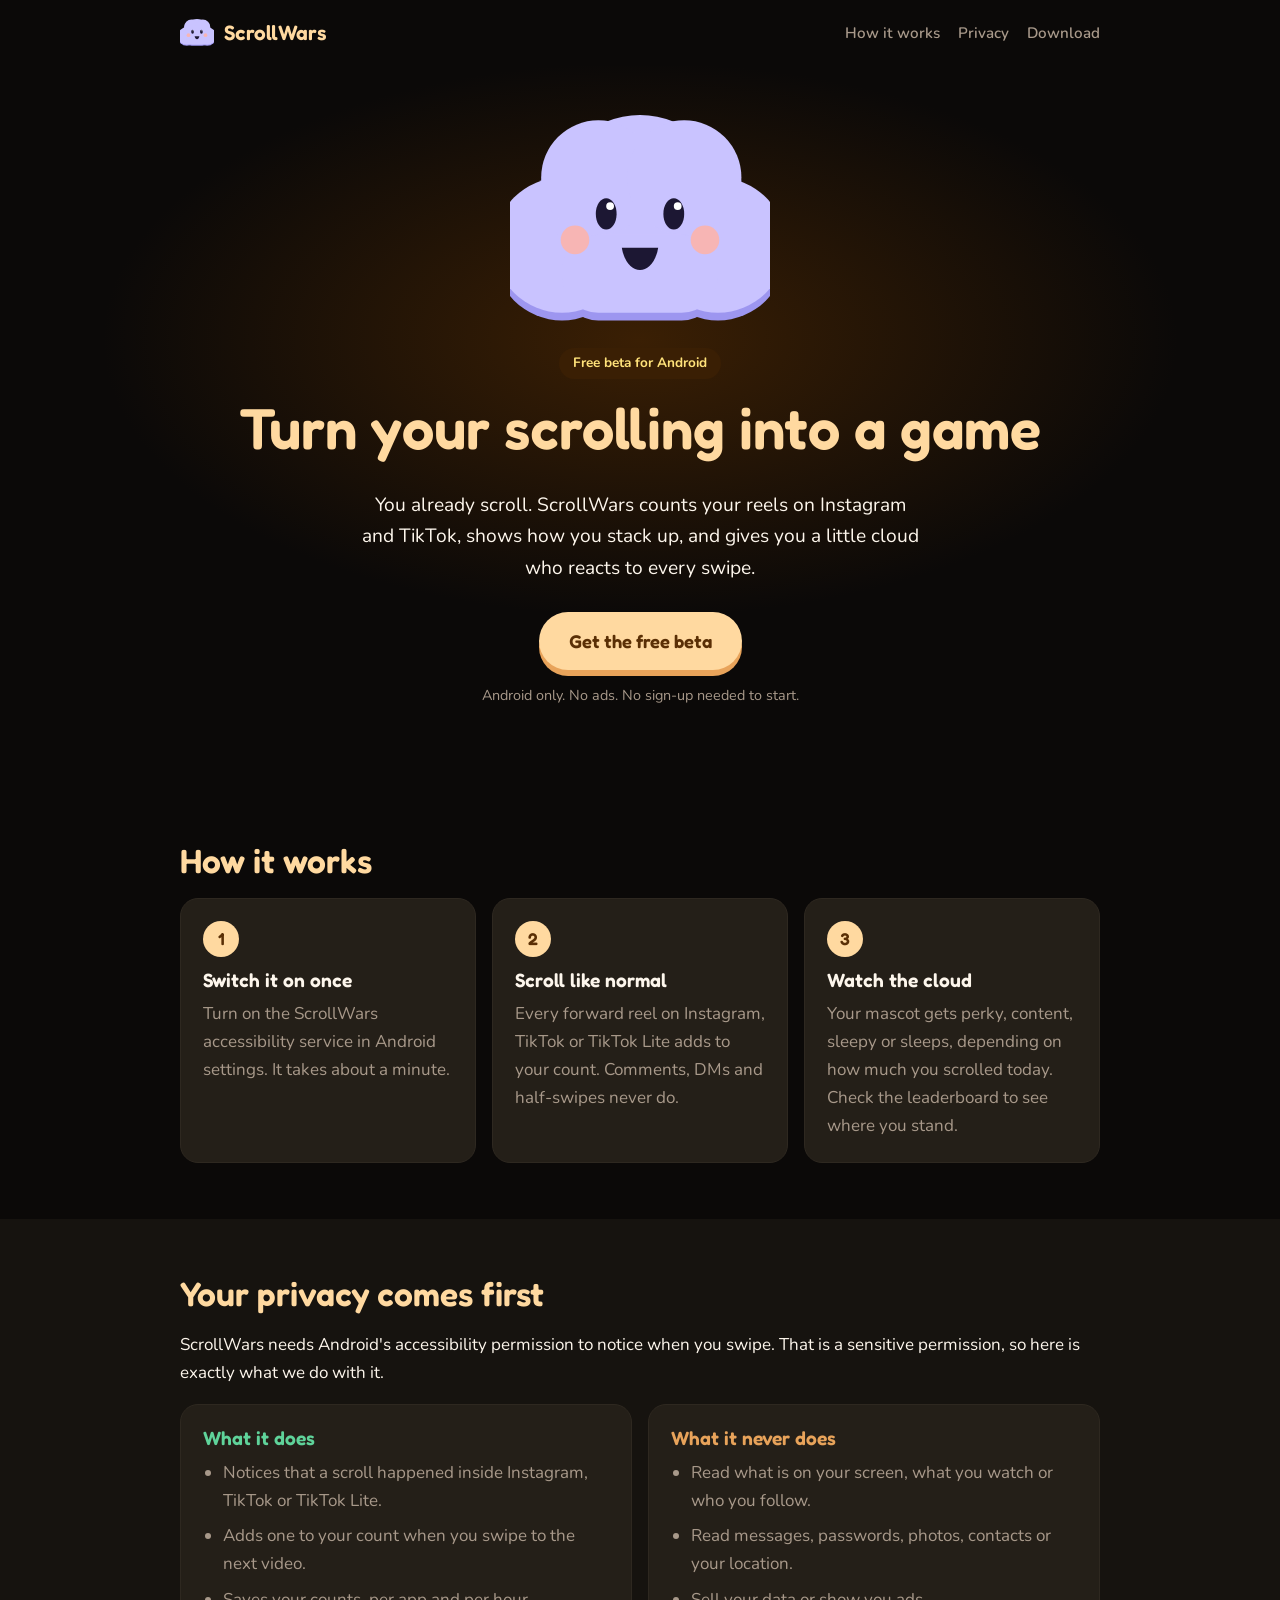
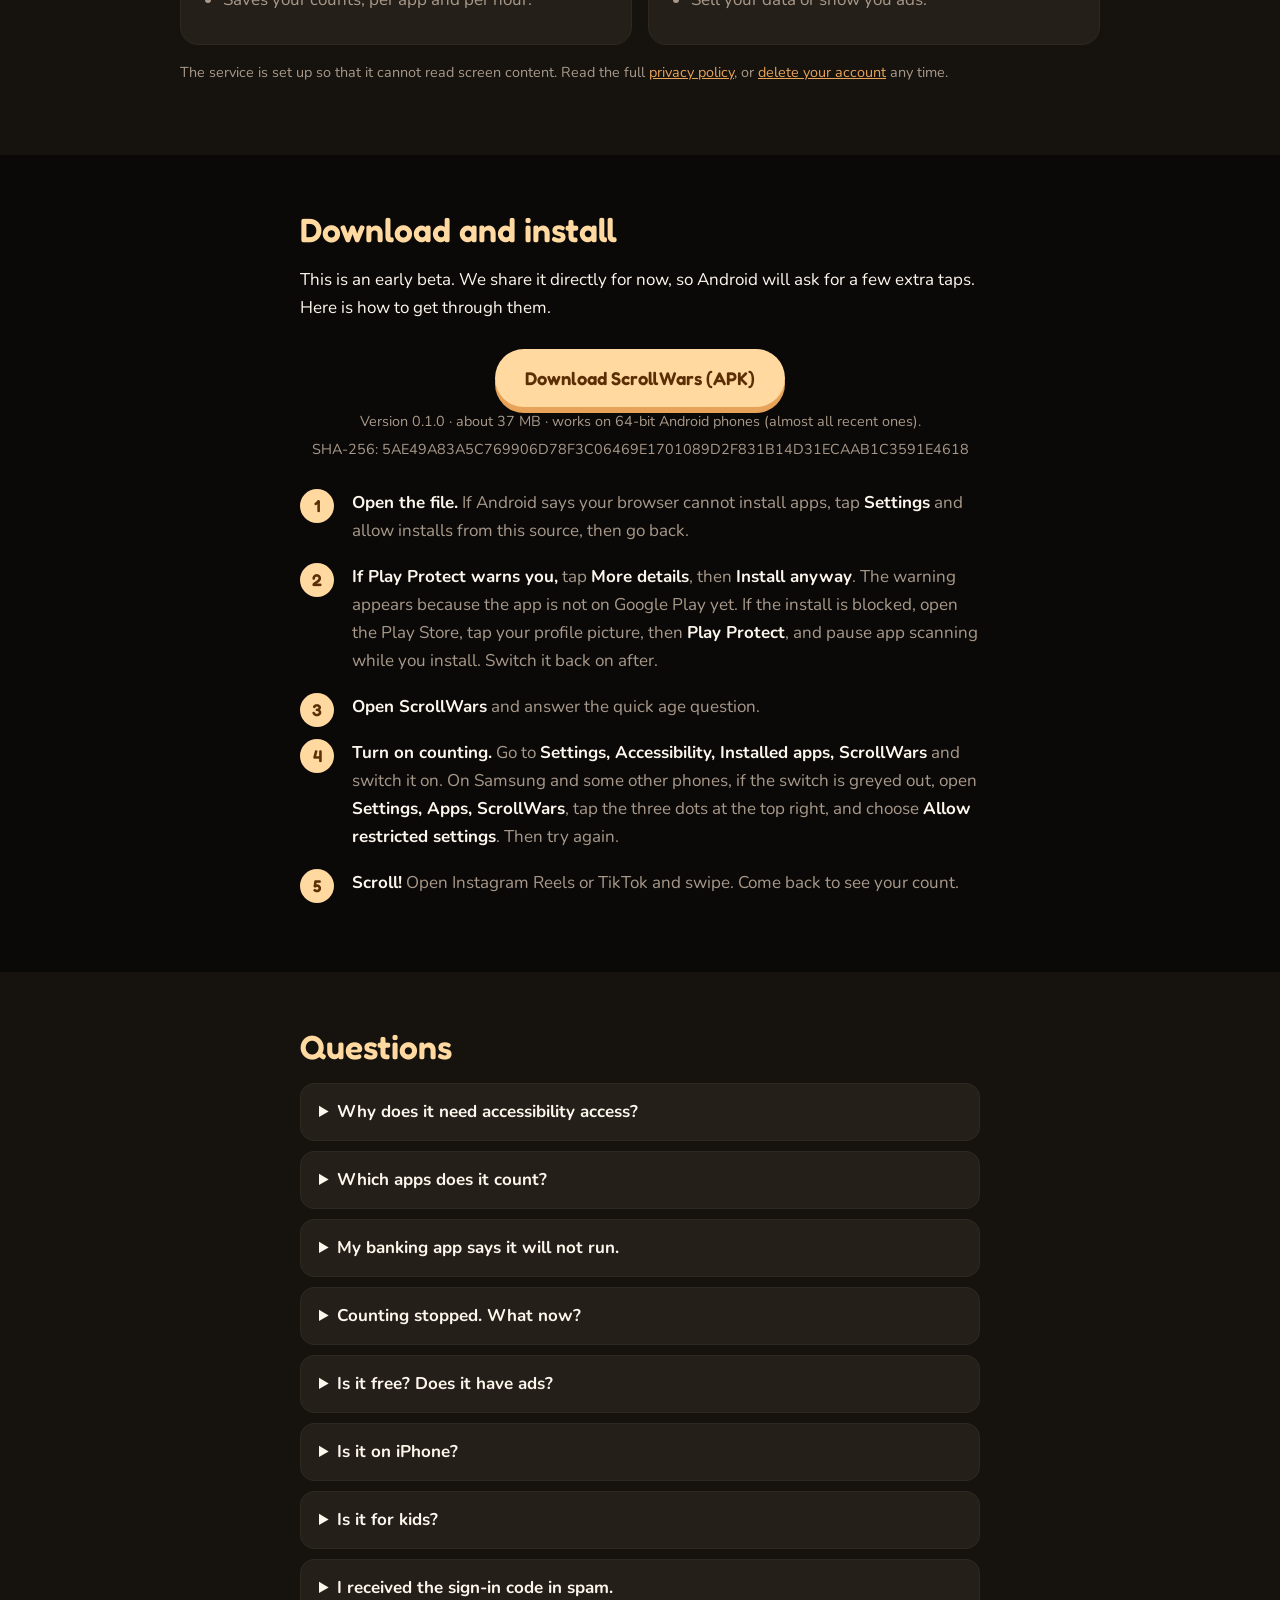
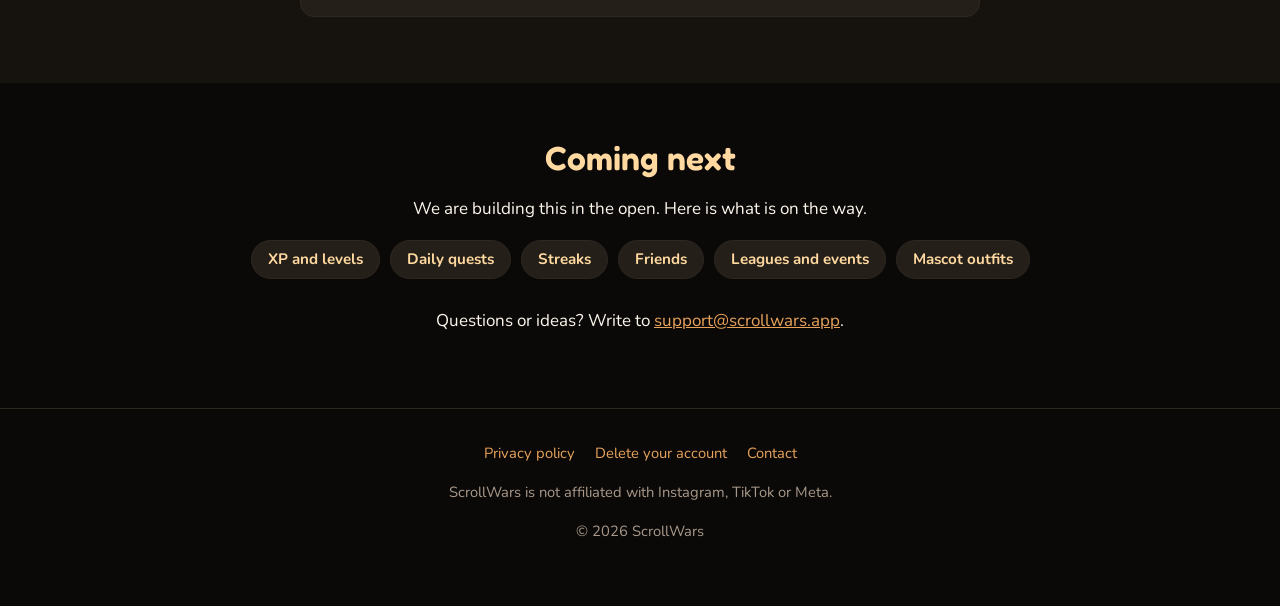
<file: index.html>
<!doctype html>
<html lang="en">
<head>
<meta charset="utf-8">
<meta name="viewport" content="width=device-width,initial-scale=1">
<title>ScrollWars: turn your scrolling into a game</title>
<meta name="description" content="ScrollWars counts the reels you scroll on Instagram and TikTok and turns them into a game. Free for Android.">
<meta name="theme-color" content="#0b0908">
<meta property="og:title" content="ScrollWars: turn your scrolling into a game">
<meta property="og:description" content="Count your reels, climb the leaderboard, and meet the cloud who gets sleepy when you stop. Free for Android.">
<meta property="og:type" content="website">
<meta property="og:url" content="https://scrollwars.app/">
<link rel="icon" href="assets/mascot.svg" type="image/svg+xml">
<link rel="preconnect" href="https://fonts.googleapis.com">
<link rel="preconnect" href="https://fonts.gstatic.com" crossorigin>
<link href="https://fonts.googleapis.com/css2?family=Fredoka:wght@500;600&family=Nunito:wght@400;600;700&display=swap" rel="stylesheet">
<link rel="stylesheet" href="assets/style.css">
</head>
<body>

<header class="wrap">
  <nav>
    <a class="brand" href="/"><img src="assets/mascot.svg" alt="" width="34" height="34">ScrollWars</a>
    <div class="links"><a href="#how">How it works</a><a href="#trust">Privacy</a><a href="#download">Download</a></div>
  </nav>
</header>

<main>
<section class="hero">
  <div class="wrap">
    <img class="mascot" src="assets/mascot.svg" alt="The ScrollWars cloud mascot">
    <span class="badge">Free beta for Android</span>
    <h1>Turn your scrolling into a game</h1>
    <p class="lead">You already scroll. ScrollWars counts your reels on Instagram and TikTok, shows how you stack up, and gives you a little cloud who reacts to every swipe.</p>
    <a class="btn" href="#download">Get the free beta</a>
    <p class="small" style="margin-top:14px">Android only. No ads. No sign-up needed to start.</p>
  </div>
</section>

<section id="how">
  <div class="wrap">
    <h2>How it works</h2>
    <div class="grid">
      <div class="card"><div class="num">1</div><h3>Switch it on once</h3><p>Turn on the ScrollWars accessibility service in Android settings. It takes about a minute.</p></div>
      <div class="card"><div class="num">2</div><h3>Scroll like normal</h3><p>Every forward reel on Instagram, TikTok or TikTok Lite adds to your count. Comments, DMs and half-swipes never do.</p></div>
      <div class="card"><div class="num">3</div><h3>Watch the cloud</h3><p>Your mascot gets perky, content, sleepy or sleeps, depending on how much you scrolled today. Check the leaderboard to see where you stand.</p></div>
    </div>
  </div>
</section>

<section class="alt" id="trust">
  <div class="wrap">
    <h2>Your privacy comes first</h2>
    <p>ScrollWars needs Android's accessibility permission to notice when you swipe. That is a sensitive permission, so here is exactly what we do with it.</p>
    <div class="two">
      <div class="card yes">
        <h3>What it does</h3>
        <ul class="clean">
          <li>Notices that a scroll happened inside Instagram, TikTok or TikTok Lite.</li>
          <li>Adds one to your count when you swipe to the next video.</li>
          <li>Saves your counts, per app and per hour.</li>
        </ul>
      </div>
      <div class="card no">
        <h3>What it never does</h3>
        <ul class="clean">
          <li>Read what is on your screen, what you watch or who you follow.</li>
          <li>Read messages, passwords, photos, contacts or your location.</li>
          <li>Sell your data or show you ads.</li>
        </ul>
      </div>
    </div>
    <p class="small" style="margin-top:16px">The service is set up so that it cannot read screen content. Read the full <a href="privacy.html">privacy policy</a>, or <a href="delete-account.html">delete your account</a> any time.</p>
  </div>
</section>

<section id="download">
  <div class="wrap narrow">
    <h2>Download and install</h2>
    <p>This is an early beta. We share it directly for now, so Android will ask for a few extra taps. Here is how to get through them.</p>
    <p style="text-align:center;margin:26px 0">
      <a class="btn" href="https://github.com/hamza581996-maker/scrollwars-site/releases/latest/download/ScrollWars.apk" rel="noopener">Download ScrollWars (APK)</a><br>
      <span class="small">Version 0.1.0 &middot; about 37 MB &middot; works on 64-bit Android phones (almost all recent ones).</span><br>
      <span class="small" style="word-break:break-all">SHA-256: 5AE49A83A5C769906D78F3C06469E1701089D2F831B14D31ECAAB1C3591E4618</span>
    </p>
    <ol class="steps">
      <li><strong>Open the file.</strong> If Android says your browser cannot install apps, tap <strong>Settings</strong> and allow installs from this source, then go back.</li>
      <li><strong>If Play Protect warns you,</strong> tap <strong>More details</strong>, then <strong>Install anyway</strong>. The warning appears because the app is not on Google Play yet. If the install is blocked, open the Play Store, tap your profile picture, then <strong>Play Protect</strong>, and pause app scanning while you install. Switch it back on after.</li>
      <li><strong>Open ScrollWars</strong> and answer the quick age question.</li>
      <li><strong>Turn on counting.</strong> Go to <strong>Settings, Accessibility, Installed apps, ScrollWars</strong> and switch it on. On Samsung and some other phones, if the switch is greyed out, open <strong>Settings, Apps, ScrollWars</strong>, tap the three dots at the top right, and choose <strong>Allow restricted settings</strong>. Then try again.</li>
      <li><strong>Scroll!</strong> Open Instagram Reels or TikTok and swipe. Come back to see your count.</li>
    </ol>
  </div>
</section>

<section class="alt" id="faq">
  <div class="wrap narrow">
    <h2>Questions</h2>
    <details><summary>Why does it need accessibility access?</summary><p>It is the only way Android lets an app notice swipes inside other apps. We set it up so it cannot read your screen. It only sees that a scroll happened in a video feed.</p></details>
    <details><summary>Which apps does it count?</summary><p>Instagram Reels, TikTok and TikTok Lite. More are planned. YouTube Shorts does not work yet.</p></details>
    <details><summary>My banking app says it will not run.</summary><p>Some banks refuse to open while any accessibility service is on. In ScrollWars, tap <strong>Banking mode</strong> on the home screen to switch counting off, use your bank, then turn counting back on from the same screen.</p></details>
    <details><summary>Counting stopped. What now?</summary><p>Force-stopping the app or some battery cleaners switch the service off. Go to Settings, Accessibility, Installed apps, ScrollWars and switch it on again.</p></details>
    <details><summary>Is it free? Does it have ads?</summary><p>Yes, it is free, and there are no ads. In the future we plan optional cosmetic items, like outfits for your mascot. They will never be needed to play.</p></details>
    <details><summary>Is it on iPhone?</summary><p>No. Android only, for now.</p></details>
    <details><summary>Is it for kids?</summary><p>No. ScrollWars is meant for people 16 and over. We ask your age band once, and we do not collect your birth date.</p></details>
    <details><summary>I received the sign-in code in spam.</summary><p>That can happen while we are new. Check your spam or junk folder, and mark the email as "Not spam".</p></details>
  </div>
</section>

<section>
  <div class="wrap" style="text-align:center">
    <h2>Coming next</h2>
    <p>We are building this in the open. Here is what is on the way.</p>
    <div class="soon"><span>XP and levels</span><span>Daily quests</span><span>Streaks</span><span>Friends</span><span>Leagues and events</span><span>Mascot outfits</span></div>
    <p style="margin-top:28px">Questions or ideas? Write to <a href="mailto:support@scrollwars.app">support@scrollwars.app</a>.</p>
  </div>
</section>
</main>

<footer>
  <div class="wrap">
    <p><a href="privacy.html">Privacy policy</a><a href="delete-account.html">Delete your account</a><a href="mailto:support@scrollwars.app">Contact</a></p>
    <p>ScrollWars is not affiliated with Instagram, TikTok or Meta.</p>
    <p>&copy; 2026 ScrollWars</p>
  </div>
</footer>
</body>
</html>
</file>
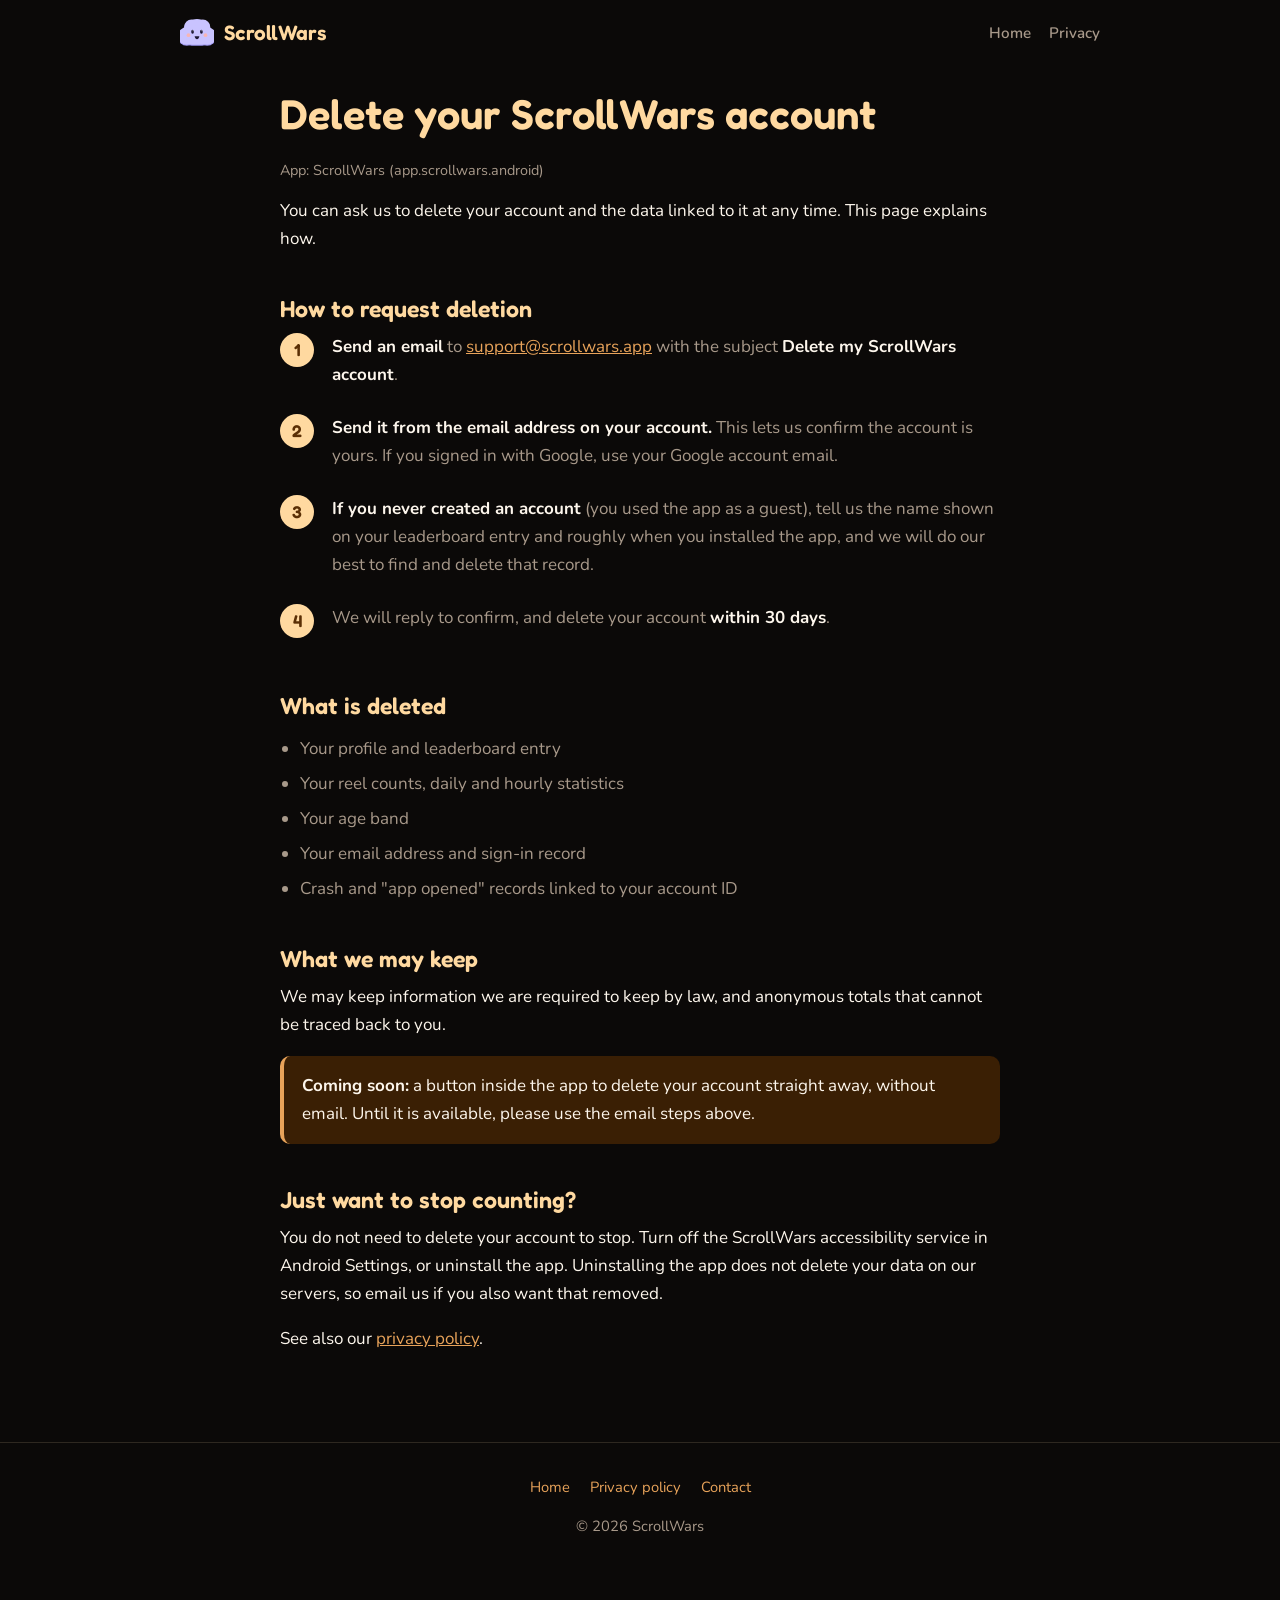
<file: delete-account.html>
<!doctype html>
<html lang="en">
<head>
<meta charset="utf-8">
<meta name="viewport" content="width=device-width,initial-scale=1">
<title>Delete your account | ScrollWars</title>
<meta name="description" content="How to delete your ScrollWars account and data.">
<meta name="theme-color" content="#0b0908">
<link rel="icon" href="assets/mascot.svg" type="image/svg+xml">
<link rel="preconnect" href="https://fonts.googleapis.com">
<link rel="preconnect" href="https://fonts.gstatic.com" crossorigin>
<link href="https://fonts.googleapis.com/css2?family=Fredoka:wght@500;600&family=Nunito:wght@400;600;700&display=swap" rel="stylesheet">
<link rel="stylesheet" href="assets/style.css">
</head>
<body>
<header class="wrap"><nav><a class="brand" href="/"><img src="assets/mascot.svg" alt="" width="34" height="34">ScrollWars</a><div class="links"><a href="/">Home</a><a href="privacy.html">Privacy</a></div></nav></header>

<main class="wrap narrow doc">
<h1>Delete your ScrollWars account</h1>
<p class="meta">App: ScrollWars (app.scrollwars.android)</p>

<p>You can ask us to delete your account and the data linked to it at any time. This page explains how.</p>

<h2>How to request deletion</h2>
<ol class="steps">
  <li><strong>Send an email</strong> to <a href="mailto:support@scrollwars.app?subject=Delete%20my%20ScrollWars%20account">support@scrollwars.app</a> with the subject <strong>Delete my ScrollWars account</strong>.</li>
  <li><strong>Send it from the email address on your account.</strong> This lets us confirm the account is yours. If you signed in with Google, use your Google account email.</li>
  <li><strong>If you never created an account</strong> (you used the app as a guest), tell us the name shown on your leaderboard entry and roughly when you installed the app, and we will do our best to find and delete that record.</li>
  <li>We will reply to confirm, and delete your account <strong>within 30 days</strong>.</li>
</ol>

<h2>What is deleted</h2>
<ul>
  <li>Your profile and leaderboard entry</li>
  <li>Your reel counts, daily and hourly statistics</li>
  <li>Your age band</li>
  <li>Your email address and sign-in record</li>
  <li>Crash and "app opened" records linked to your account ID</li>
</ul>

<h2>What we may keep</h2>
<p>We may keep information we are required to keep by law, and anonymous totals that cannot be traced back to you.</p>

<div class="callout"><p><strong>Coming soon:</strong> a button inside the app to delete your account straight away, without email. Until it is available, please use the email steps above.</p></div>

<h2>Just want to stop counting?</h2>
<p>You do not need to delete your account to stop. Turn off the ScrollWars accessibility service in Android Settings, or uninstall the app. Uninstalling the app does not delete your data on our servers, so email us if you also want that removed.</p>

<p>See also our <a href="privacy.html">privacy policy</a>.</p>
</main>

<footer><div class="wrap"><p><a href="/">Home</a><a href="privacy.html">Privacy policy</a><a href="mailto:support@scrollwars.app">Contact</a></p><p>&copy; 2026 ScrollWars</p></div></footer>
</body>
</html>
</file>
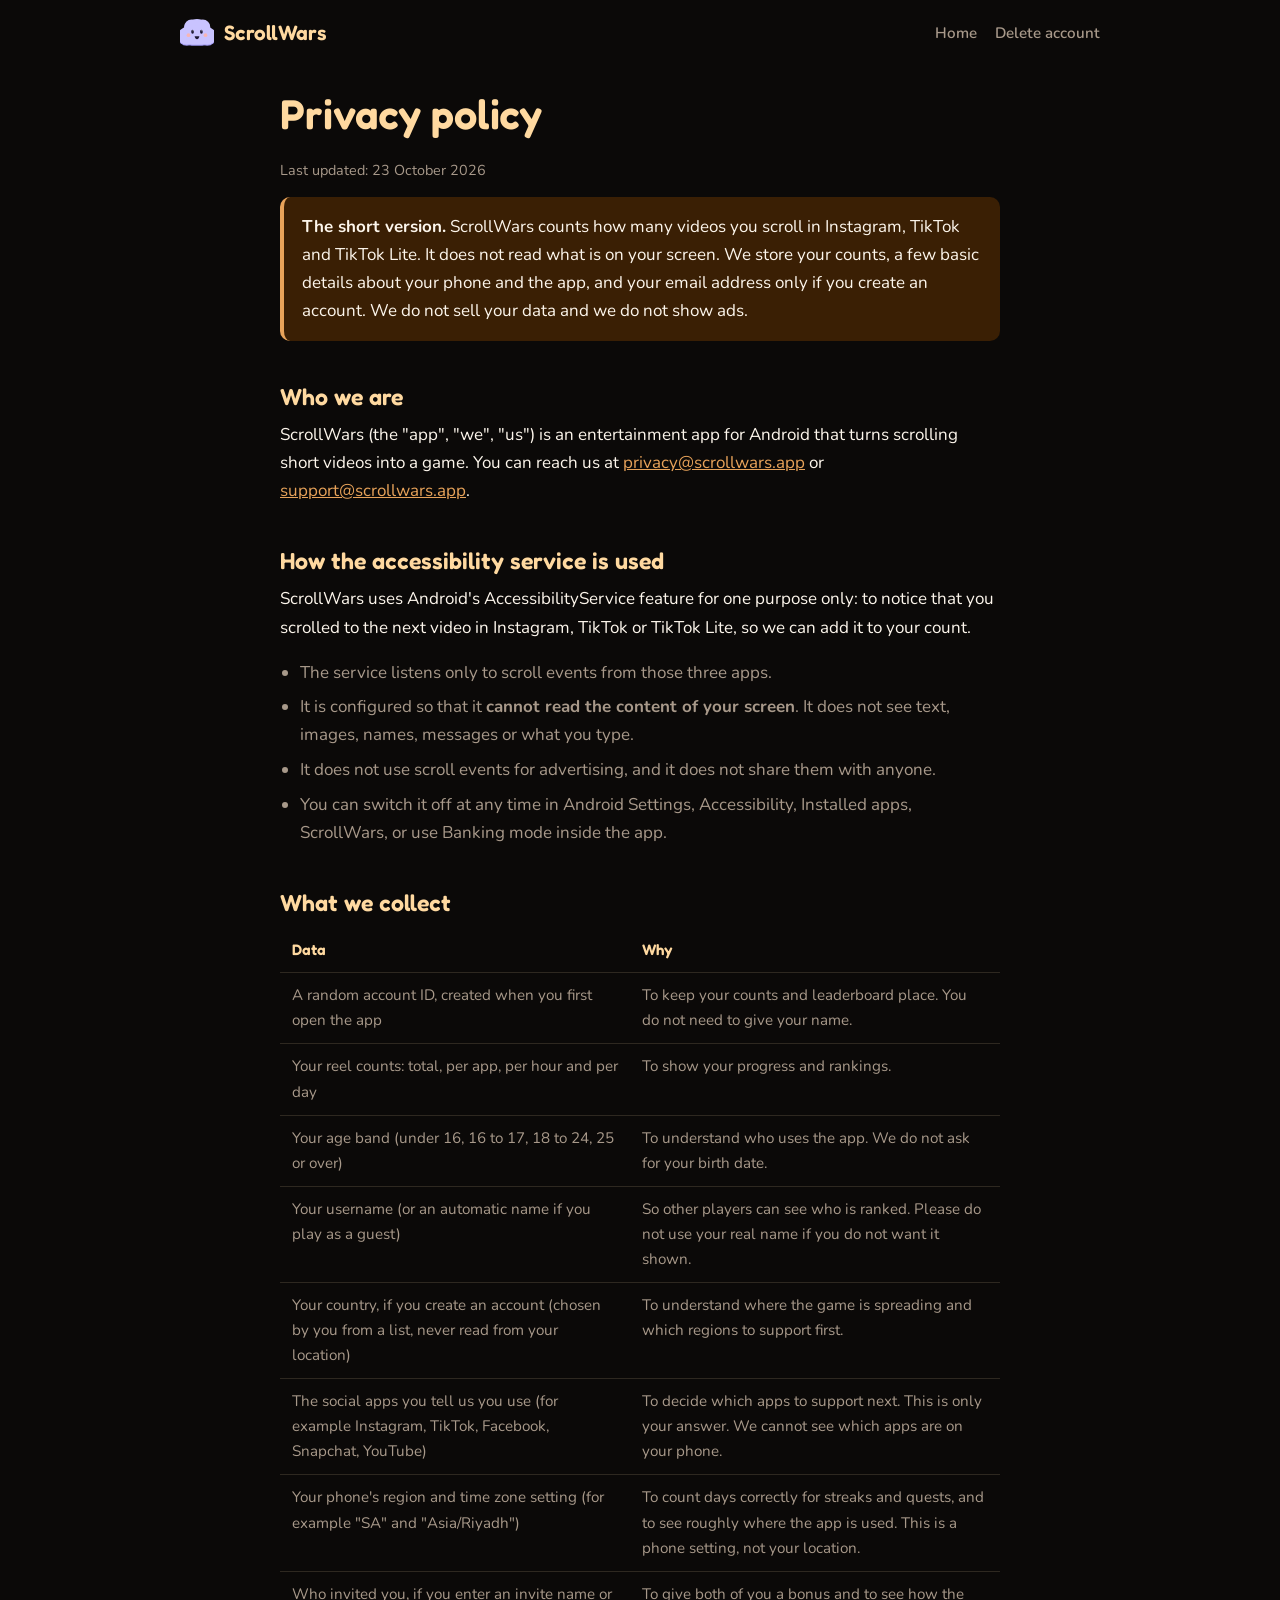
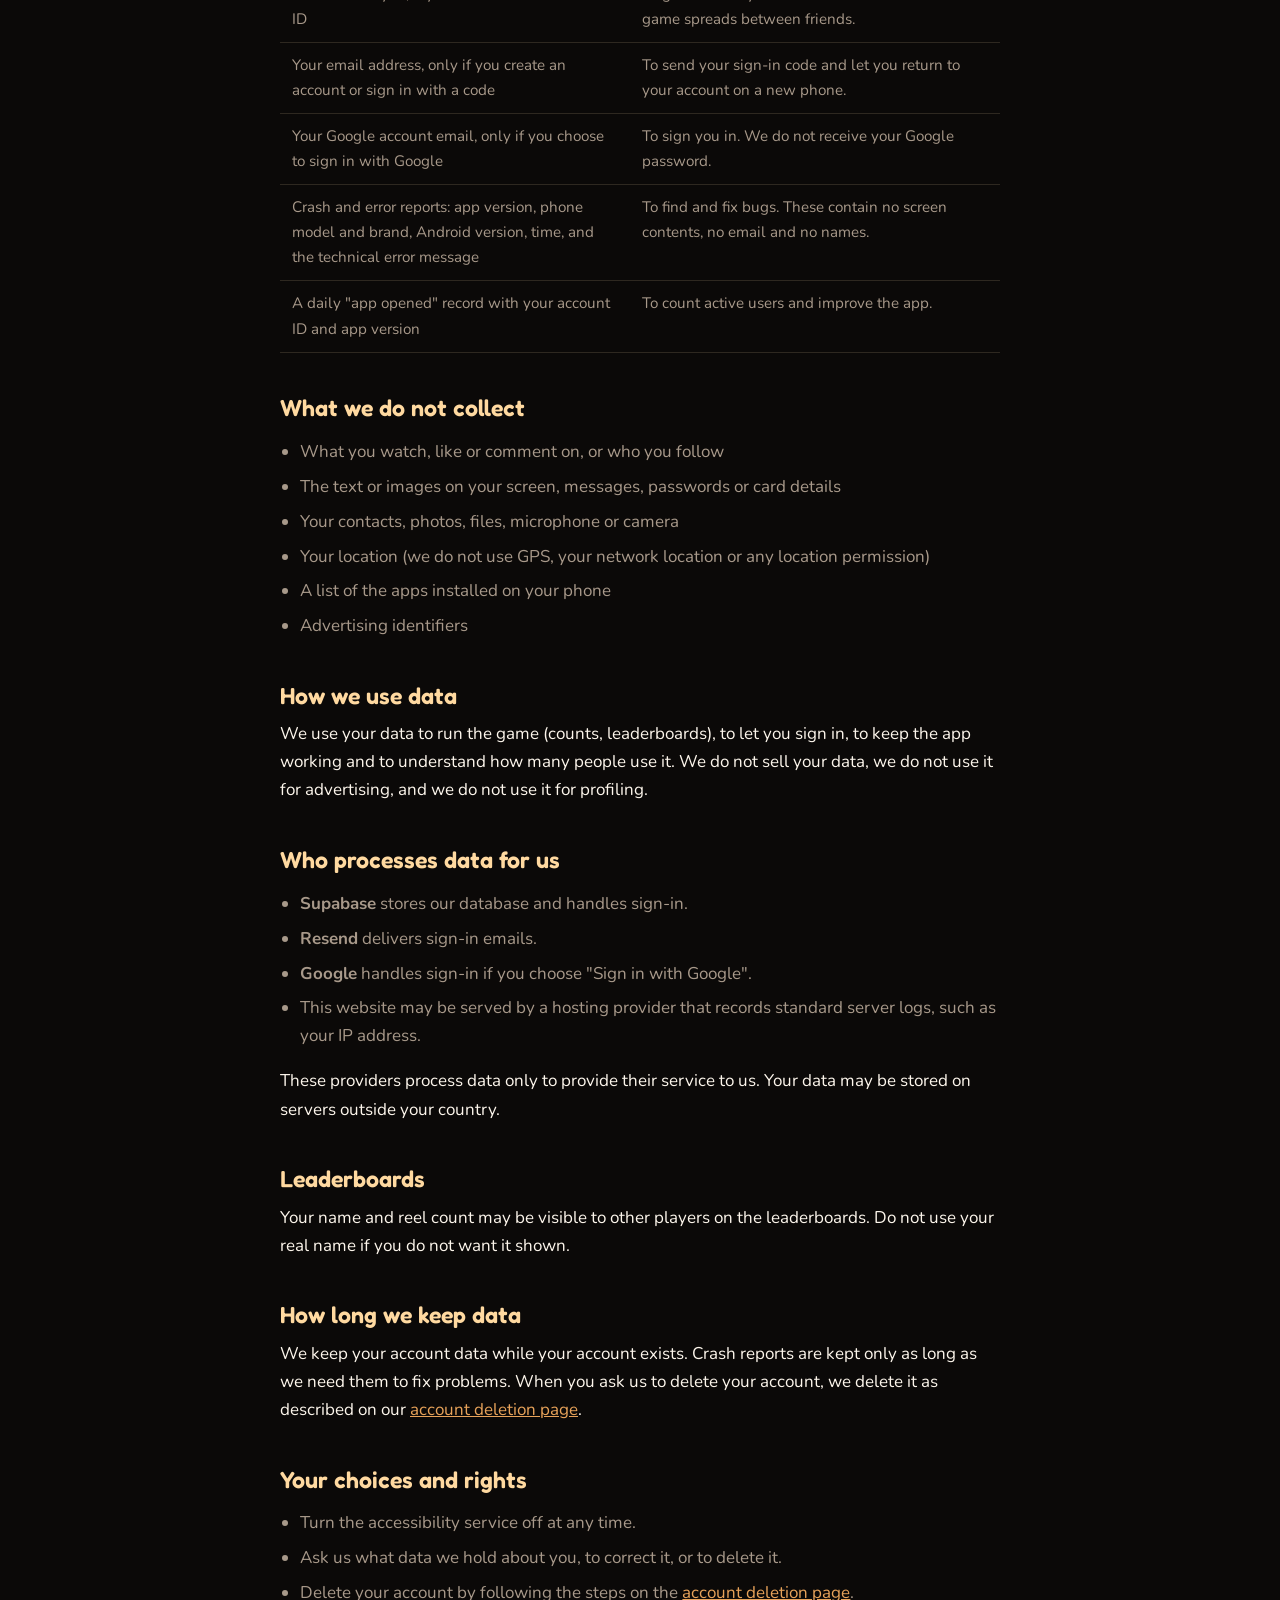
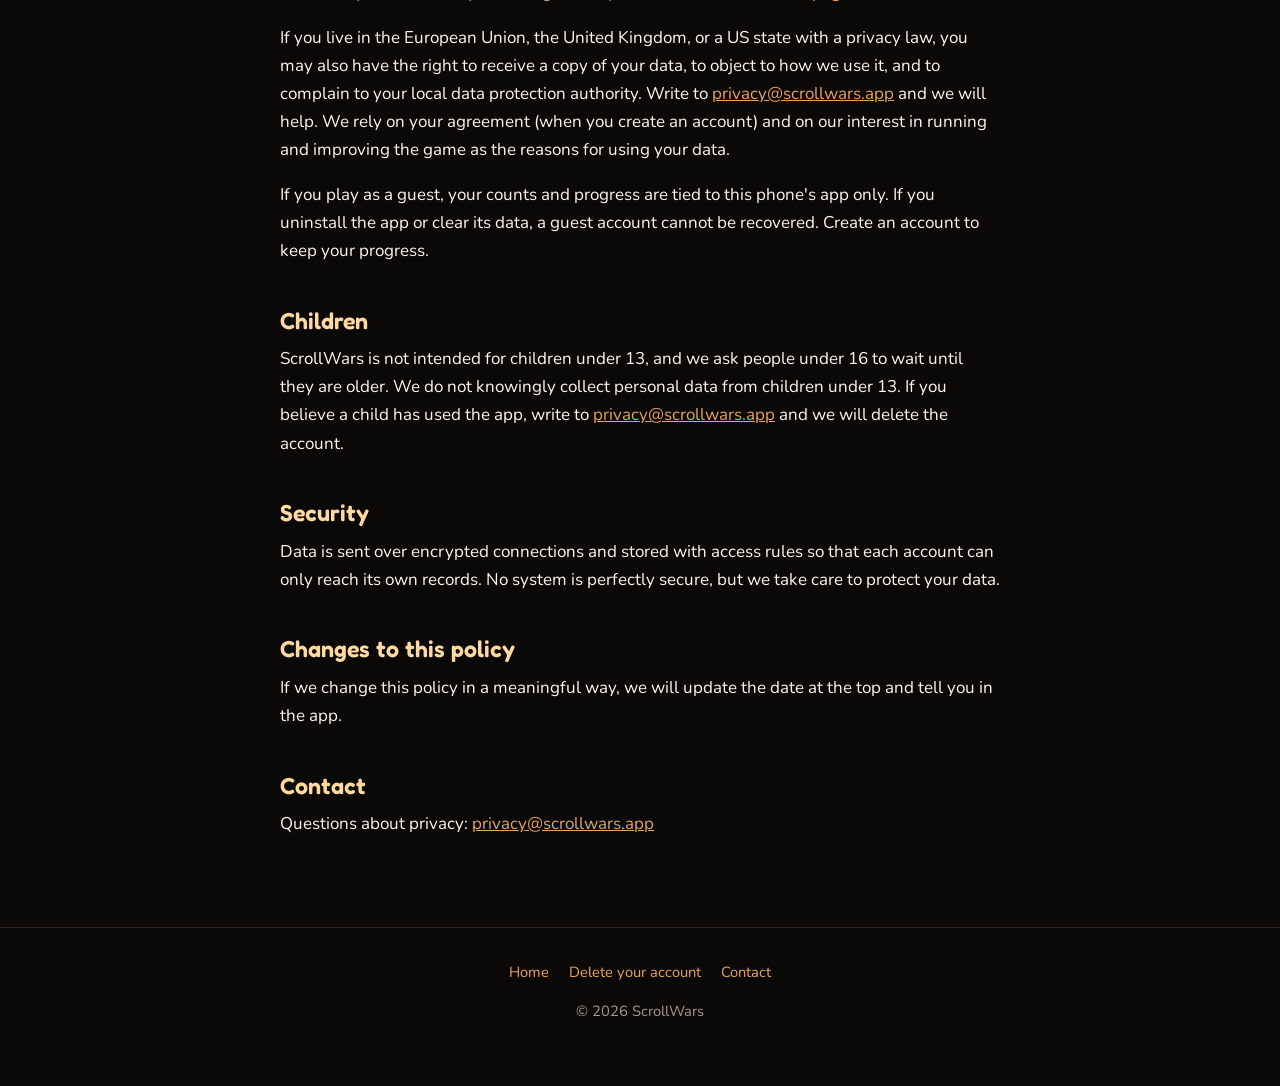
<file: privacy.html>
<!doctype html>
<html lang="en">
<head>
<meta charset="utf-8">
<meta name="viewport" content="width=device-width,initial-scale=1">
<title>Privacy policy | ScrollWars</title>
<meta name="description" content="How ScrollWars collects, uses and protects your data.">
<meta name="theme-color" content="#0b0908">
<link rel="icon" href="assets/mascot.svg" type="image/svg+xml">
<link rel="preconnect" href="https://fonts.googleapis.com">
<link rel="preconnect" href="https://fonts.gstatic.com" crossorigin>
<link href="https://fonts.googleapis.com/css2?family=Fredoka:wght@500;600&family=Nunito:wght@400;600;700&display=swap" rel="stylesheet">
<link rel="stylesheet" href="assets/style.css">
</head>
<body>
<header class="wrap"><nav><a class="brand" href="/"><img src="assets/mascot.svg" alt="" width="34" height="34">ScrollWars</a><div class="links"><a href="/">Home</a><a href="delete-account.html">Delete account</a></div></nav></header>

<main class="wrap narrow doc">
<h1>Privacy policy</h1>
<p class="meta">Last updated: 23 October 2026</p>

<div class="callout"><p><strong>The short version.</strong> ScrollWars counts how many videos you scroll in Instagram, TikTok and TikTok Lite. It does not read what is on your screen. We store your counts, a few basic details about your phone and the app, and your email address only if you create an account. We do not sell your data and we do not show ads.</p></div>

<h2>Who we are</h2>
<p>ScrollWars (the "app", "we", "us") is an entertainment app for Android that turns scrolling short videos into a game. You can reach us at <a href="mailto:privacy@scrollwars.app">privacy@scrollwars.app</a> or <a href="mailto:support@scrollwars.app">support@scrollwars.app</a>.</p>

<h2>How the accessibility service is used</h2>
<p>ScrollWars uses Android's AccessibilityService feature for one purpose only: to notice that you scrolled to the next video in Instagram, TikTok or TikTok Lite, so we can add it to your count.</p>
<ul>
  <li>The service listens only to scroll events from those three apps.</li>
  <li>It is configured so that it <strong>cannot read the content of your screen</strong>. It does not see text, images, names, messages or what you type.</li>
  <li>It does not use scroll events for advertising, and it does not share them with anyone.</li>
  <li>You can switch it off at any time in Android Settings, Accessibility, Installed apps, ScrollWars, or use Banking mode inside the app.</li>
</ul>

<h2>What we collect</h2>
<table>
<tr><th>Data</th><th>Why</th></tr>
<tr><td>A random account ID, created when you first open the app</td><td>To keep your counts and leaderboard place. You do not need to give your name.</td></tr>
<tr><td>Your reel counts: total, per app, per hour and per day</td><td>To show your progress and rankings.</td></tr>
<tr><td>Your age band (under 16, 16 to 17, 18 to 24, 25 or over)</td><td>To understand who uses the app. We do not ask for your birth date.</td></tr>
<tr><td>Your username (or an automatic name if you play as a guest)</td><td>So other players can see who is ranked. Please do not use your real name if you do not want it shown.</td></tr>
<tr><td>Your country, if you create an account (chosen by you from a list, never read from your location)</td><td>To understand where the game is spreading and which regions to support first.</td></tr>
<tr><td>The social apps you tell us you use (for example Instagram, TikTok, Facebook, Snapchat, YouTube)</td><td>To decide which apps to support next. This is only your answer. We cannot see which apps are on your phone.</td></tr>
<tr><td>Your phone's region and time zone setting (for example "SA" and "Asia/Riyadh")</td><td>To count days correctly for streaks and quests, and to see roughly where the app is used. This is a phone setting, not your location.</td></tr>
<tr><td>Who invited you, if you enter an invite name or ID</td><td>To give both of you a bonus and to see how the game spreads between friends.</td></tr>
<tr><td>Your email address, only if you create an account or sign in with a code</td><td>To send your sign-in code and let you return to your account on a new phone.</td></tr>
<tr><td>Your Google account email, only if you choose to sign in with Google</td><td>To sign you in. We do not receive your Google password.</td></tr>
<tr><td>Crash and error reports: app version, phone model and brand, Android version, time, and the technical error message</td><td>To find and fix bugs. These contain no screen contents, no email and no names.</td></tr>
<tr><td>A daily "app opened" record with your account ID and app version</td><td>To count active users and improve the app.</td></tr>
</table>

<h2>What we do not collect</h2>
<ul>
  <li>What you watch, like or comment on, or who you follow</li>
  <li>The text or images on your screen, messages, passwords or card details</li>
  <li>Your contacts, photos, files, microphone or camera</li>
  <li>Your location (we do not use GPS, your network location or any location permission)</li>
  <li>A list of the apps installed on your phone</li>
  <li>Advertising identifiers</li>
</ul>

<h2>How we use data</h2>
<p>We use your data to run the game (counts, leaderboards), to let you sign in, to keep the app working and to understand how many people use it. We do not sell your data, we do not use it for advertising, and we do not use it for profiling.</p>

<h2>Who processes data for us</h2>
<ul>
  <li><strong>Supabase</strong> stores our database and handles sign-in.</li>
  <li><strong>Resend</strong> delivers sign-in emails.</li>
  <li><strong>Google</strong> handles sign-in if you choose "Sign in with Google".</li>
  <li>This website may be served by a hosting provider that records standard server logs, such as your IP address.</li>
</ul>
<p>These providers process data only to provide their service to us. Your data may be stored on servers outside your country.</p>

<h2>Leaderboards</h2>
<p>Your name and reel count may be visible to other players on the leaderboards. Do not use your real name if you do not want it shown.</p>

<h2>How long we keep data</h2>
<p>We keep your account data while your account exists. Crash reports are kept only as long as we need them to fix problems. When you ask us to delete your account, we delete it as described on our <a href="delete-account.html">account deletion page</a>.</p>

<h2>Your choices and rights</h2>
<ul>
  <li>Turn the accessibility service off at any time.</li>
  <li>Ask us what data we hold about you, to correct it, or to delete it.</li>
  <li>Delete your account by following the steps on the <a href="delete-account.html">account deletion page</a>.</li>
</ul>
<p>If you live in the European Union, the United Kingdom, or a US state with a privacy law, you may also have the right to receive a copy of your data, to object to how we use it, and to complain to your local data protection authority. Write to <a href="mailto:privacy@scrollwars.app">privacy@scrollwars.app</a> and we will help. We rely on your agreement (when you create an account) and on our interest in running and improving the game as the reasons for using your data.</p>
<p>If you play as a guest, your counts and progress are tied to this phone's app only. If you uninstall the app or clear its data, a guest account cannot be recovered. Create an account to keep your progress.</p>

<h2>Children</h2>
<p>ScrollWars is not intended for children under 13, and we ask people under 16 to wait until they are older. We do not knowingly collect personal data from children under 13. If you believe a child has used the app, write to <a href="mailto:privacy@scrollwars.app">privacy@scrollwars.app</a> and we will delete the account.</p>

<h2>Security</h2>
<p>Data is sent over encrypted connections and stored with access rules so that each account can only reach its own records. No system is perfectly secure, but we take care to protect your data.</p>

<h2>Changes to this policy</h2>
<p>If we change this policy in a meaningful way, we will update the date at the top and tell you in the app.</p>

<h2>Contact</h2>
<p>Questions about privacy: <a href="mailto:privacy@scrollwars.app">privacy@scrollwars.app</a></p>
</main>

<footer><div class="wrap"><p><a href="/">Home</a><a href="delete-account.html">Delete your account</a><a href="mailto:support@scrollwars.app">Contact</a></p><p>&copy; 2026 ScrollWars</p></div></footer>
</body>
</html>
</file>
<file: assets/style.css>
:root{
  --ink:#0b0908;--surface:#16130f;--raised:#241f18;--line:#2e2820;
  --text:#fdf6ec;--muted:#a8998a;--peach:#ffd9a0;--peach-deep:#e8a35a;
  --on-peach:#5a2f05;--glow:#3a1f04;--gold:#ffe27a;--success:#5fd39a;
}
*{box-sizing:border-box}
html{scroll-behavior:smooth}
body{margin:0;background:var(--ink);color:var(--text);font-family:"Nunito",system-ui,-apple-system,"Segoe UI",Roboto,sans-serif;font-size:17px;line-height:1.65;-webkit-text-size-adjust:100%}
h1,h2,h3{font-family:"Fredoka","Nunito",system-ui,sans-serif;line-height:1.15;margin:0 0 .5em;font-weight:600}
h1{font-size:clamp(2.2rem,7vw,3.6rem);color:var(--peach)}
h2{font-size:clamp(1.5rem,4.5vw,2.1rem);color:var(--peach)}
h3{font-size:1.2rem;color:var(--text)}
a{color:var(--peach-deep)}
a:hover{color:var(--peach)}
p{margin:0 0 1em}
.wrap{max-width:960px;margin:0 auto;padding:0 20px}
.narrow{max-width:720px}
nav{display:flex;align-items:center;justify-content:space-between;padding:16px 0}
.brand{font-family:"Fredoka",sans-serif;font-weight:600;font-size:1.3rem;color:var(--peach);text-decoration:none;display:flex;align-items:center;gap:10px}
.brand svg{width:34px;height:34px}
nav .links a{margin-left:18px;color:var(--muted);text-decoration:none;font-weight:600;font-size:.95rem}
nav .links a:hover{color:var(--peach)}
.hero{position:relative;text-align:center;padding:40px 0 64px;background:radial-gradient(ellipse 60% 55% at 50% 38%,var(--glow) 0%,rgba(58,31,4,0) 70%)}
.hero .mascot{width:min(260px,62vw);margin:0 auto 8px;display:block;animation:bob 3.6s ease-in-out infinite}
@keyframes bob{0%,100%{transform:translateY(0)}50%{transform:translateY(-8px)}}
@media (prefers-reduced-motion:reduce){.hero .mascot{animation:none}}
.hero p.lead{font-size:1.2rem;color:var(--text);max-width:560px;margin:0 auto 1.4em}
.btn{display:inline-block;background:var(--peach);color:var(--on-peach);font-family:"Fredoka",sans-serif;font-weight:600;font-size:1.15rem;padding:14px 30px;border-radius:999px;text-decoration:none;box-shadow:0 6px 0 var(--peach-deep);transition:transform .08s}
.btn:hover{color:var(--on-peach);transform:translateY(2px);box-shadow:0 4px 0 var(--peach-deep)}
.btn.ghost{background:transparent;color:var(--peach);box-shadow:inset 0 0 0 2px var(--peach-deep)}
.small{font-size:.9rem;color:var(--muted)}
.badge{display:inline-block;background:var(--glow);color:var(--gold);border-radius:999px;padding:4px 14px;font-size:.85rem;font-weight:700;margin-bottom:16px}
section{padding:56px 0}
section.alt{background:var(--surface)}
.grid{display:grid;gap:16px;grid-template-columns:repeat(auto-fit,minmax(240px,1fr))}
.card{background:var(--raised);border:1px solid var(--line);border-radius:18px;padding:22px}
.card .num{width:36px;height:36px;border-radius:50%;background:var(--peach);color:var(--on-peach);font-family:"Fredoka",sans-serif;font-weight:600;display:flex;align-items:center;justify-content:center;margin-bottom:12px}
.card p{margin:0;color:var(--muted)}
.two{display:grid;gap:16px;grid-template-columns:repeat(auto-fit,minmax(280px,1fr))}
.yes h3{color:var(--success)}
.no h3{color:var(--peach-deep)}
ul.clean{margin:0;padding-left:1.2em}
ul.clean li{margin-bottom:.45em;color:var(--muted)}
ol.steps{counter-reset:s;list-style:none;padding:0;margin:0}
ol.steps li{counter-increment:s;position:relative;padding:0 0 18px 52px;color:var(--muted)}
ol.steps li strong{color:var(--text)}
ol.steps li::before{content:counter(s);position:absolute;left:0;top:0;width:34px;height:34px;border-radius:50%;background:var(--peach);color:var(--on-peach);font-family:"Fredoka",sans-serif;font-weight:600;display:flex;align-items:center;justify-content:center}
details{background:var(--raised);border:1px solid var(--line);border-radius:14px;padding:14px 18px;margin-bottom:10px}
summary{cursor:pointer;font-weight:700;color:var(--text)}
details p{margin:.7em 0 0;color:var(--muted)}
.soon{display:flex;flex-wrap:wrap;gap:10px;justify-content:center}
.soon span{background:var(--raised);border:1px solid var(--line);border-radius:999px;padding:6px 16px;color:var(--peach);font-weight:700;font-size:.95rem}
footer{border-top:1px solid var(--line);padding:32px 0 48px;color:var(--muted);font-size:.92rem;text-align:center}
footer a{margin:0 10px;text-decoration:none}
.doc{padding:24px 0 72px}
.doc h1{font-size:clamp(1.9rem,6vw,2.6rem)}
.doc h2{margin-top:1.8em;font-size:1.45rem}
.doc ul{color:var(--muted);padding-left:1.2em}
.doc li{margin-bottom:.4em}
.doc p{color:var(--text)}
.doc .meta{color:var(--muted);font-size:.9rem}
table{width:100%;border-collapse:collapse;margin:0 0 1.4em;font-size:.95rem}
th,td{text-align:left;padding:10px 12px;border-bottom:1px solid var(--line);vertical-align:top}
th{color:var(--peach);font-family:"Fredoka",sans-serif;font-weight:600}
td{color:var(--muted)}
.callout{background:var(--glow);border-left:4px solid var(--peach-deep);border-radius:10px;padding:16px 18px;margin:0 0 1.4em}
.callout p{margin:0;color:var(--text)}
</file>
